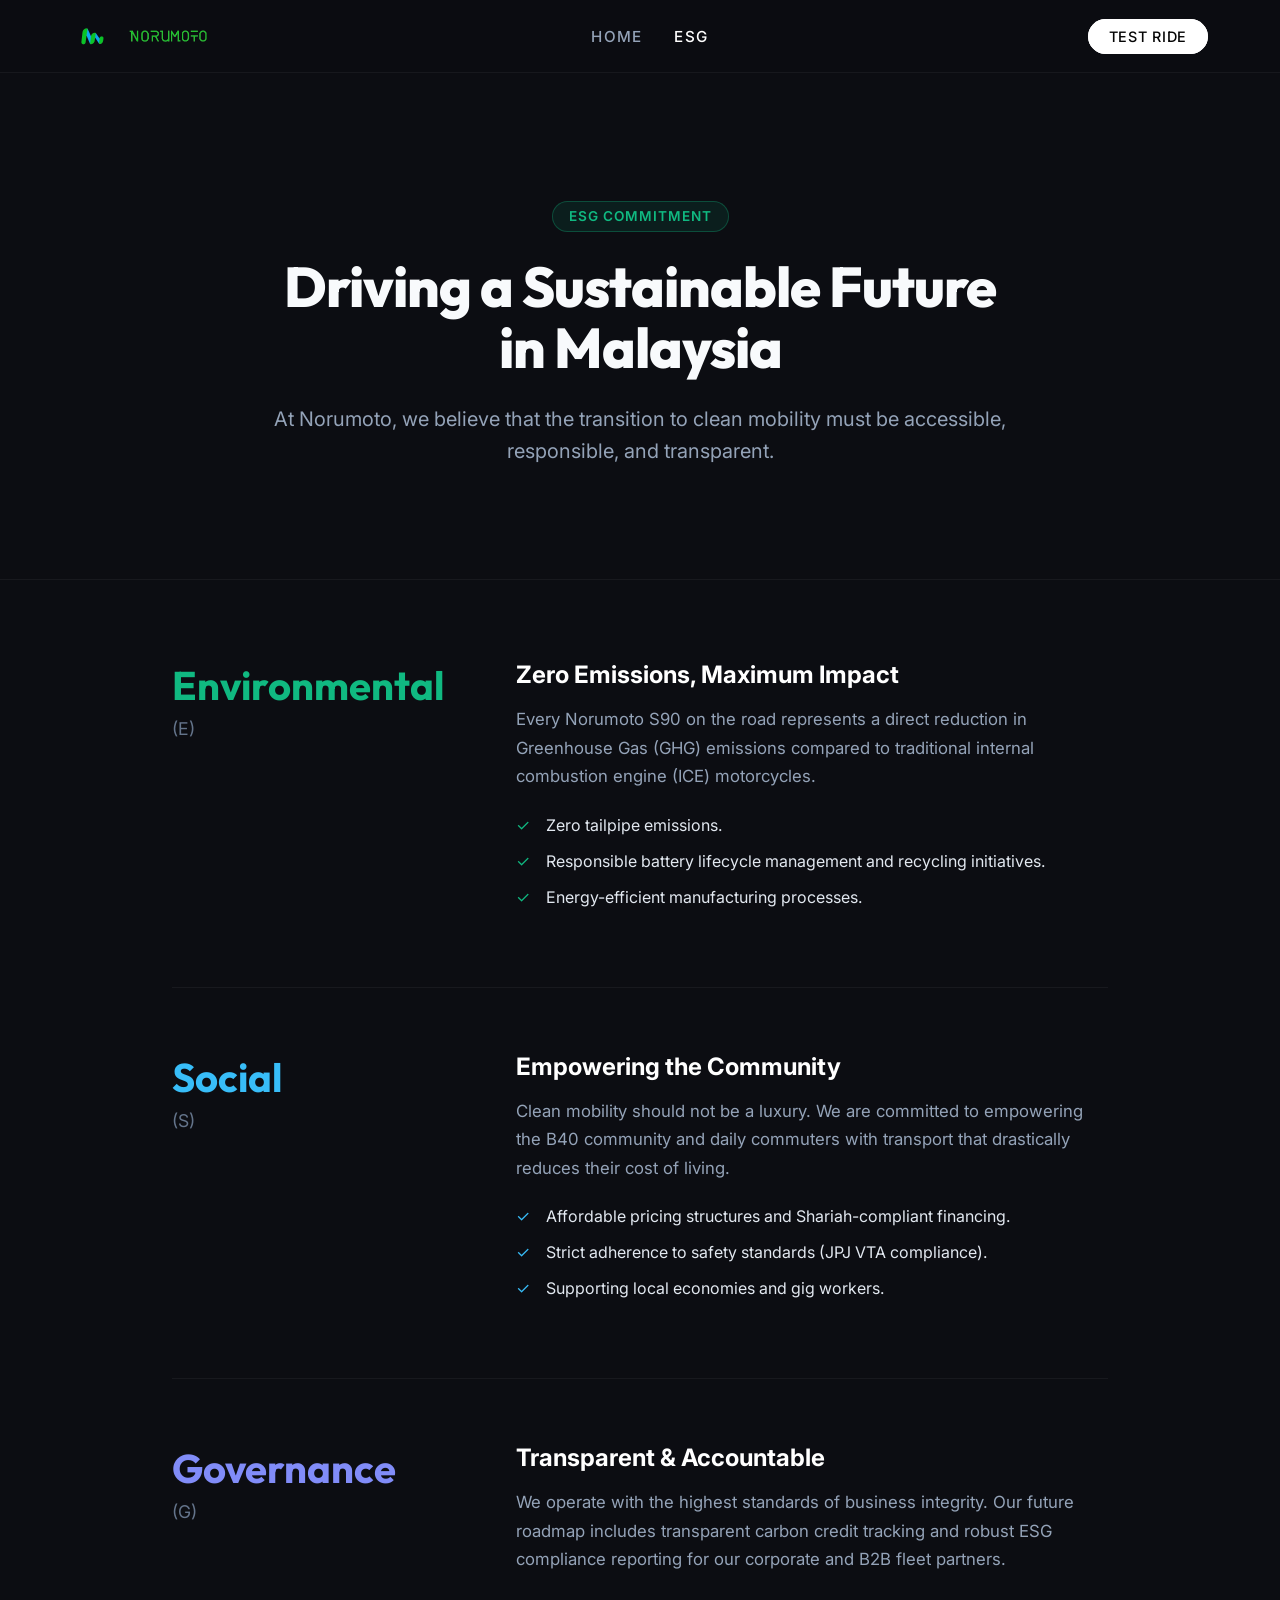
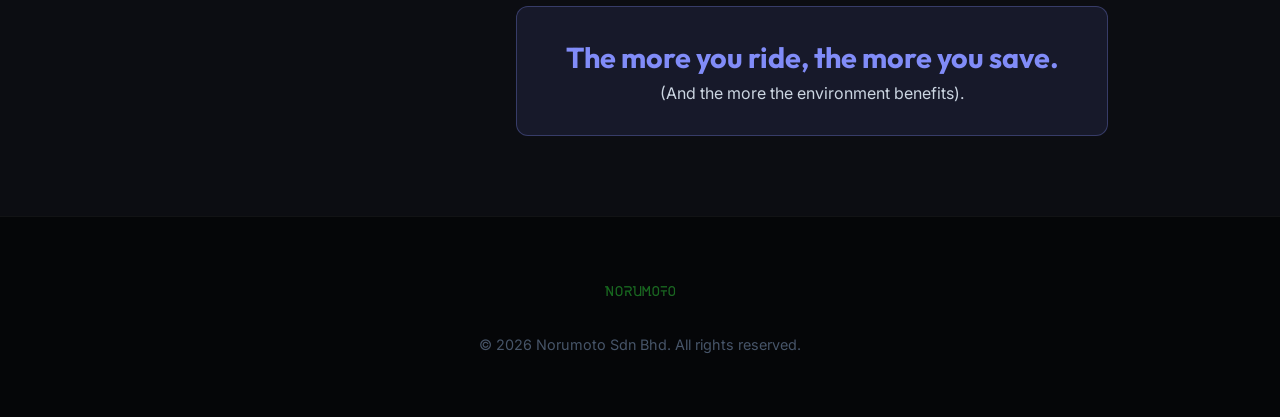
<file: esg.html>
<!DOCTYPE html>
<html lang="en">
<head>
  <!-- Global site tag (gtag.js) - Google Analytics -->
  <script async src="https://www.googletagmanager.com/gtag/js?id=G-MEQ09628QG"></script>
  <script>
    window.dataLayer = window.dataLayer || [];
    function gtag(){dataLayer.push(arguments);}
    gtag('js', new Date());
    gtag('config', 'G-MEQ09628QG');
  </script>
  <meta charset="UTF-8">
  <meta name="viewport" content="width=device-width, initial-scale=1.0">
  <title>ESG & Sustainability | Norumoto EV</title>
  <meta name="description" content="Discover Norumoto EV's commitment to Environmental, Social, and Governance (ESG) practices in Malaysia. The more you ride, the more you save.">
  <meta name="keywords" content="environmental social governance practices, ESG Norumoto, carbon credit, EV sustainability">
  
  <!-- Fonts -->
  <link rel="preconnect" href="https://fonts.googleapis.com">
  <link rel="preconnect" href="https://fonts.gstatic.com" crossorigin>
  <link href="https://fonts.googleapis.com/css2?family=Inter:wght@400;500;600;700&family=Outfit:wght@500;700;800&display=swap" rel="stylesheet">
  
  <link rel="stylesheet" href="styles.css?v=2.7.5">
  <link rel="icon" type="image/png" href="emblem_logo_v3.png" id="page-favicon">
</head>
<body style="background: #0c0d12; color: #f8fafc; font-family: 'Inter', sans-serif;">

  <!-- Transparent Header -->
  <header id="main-header" style="background: rgba(12, 13, 18, 0.95); border-bottom: 1px solid rgba(255,255,255,0.05); position: sticky; top: 0; z-index: 1000; padding: 1rem 0;">
    <div class="container nav-flex" style="display: flex; justify-content: space-between; align-items: center; max-width: 1200px; margin: 0 auto; padding: 0 2rem;">
      <a href="index.html" class="logo-link" style="display: flex; align-items: center; gap: 0.75rem; text-decoration: none;">
        <img src="emblem_logo_v3.png" alt="Norumoto Emblem" style="height: 40px; width: auto;">
        <img src="text_logo_v3.png" alt="NORUMOTO" style="height: 22px; width: auto; vertical-align: middle;">
      </a>
      <nav>
        <ul style="display: flex; gap: 2rem; list-style: none; margin: 0; padding: 0;">
          <li><a href="index.html" style="color: #94a3b8; text-decoration: none; font-weight: 500; font-size: 0.95rem; transition: color 0.2s;">Home</a></li>
          <li><a href="#" style="color: #fff; text-decoration: none; font-weight: 500; font-size: 0.95rem;">ESG</a></li>
        </ul>
      </nav>
      <div>
        <a href="index.html#booking" class="btn btn-primary" style="padding: 0.5rem 1.25rem; font-size: 0.9rem; border-radius: 50px;">Test Ride</a>
      </div>
    </div>
  </header>

  <!-- Hero Section -->
  <section style="padding: 8rem 2rem 5rem 2rem; text-align: center; border-bottom: 1px solid rgba(255,255,255,0.05);">
    <div class="container" style="max-width: 800px; margin: 0 auto;">
      <span style="display: inline-block; padding: 0.4rem 1rem; background: rgba(16, 185, 129, 0.1); border: 1px solid rgba(16, 185, 129, 0.3); color: #10b981; border-radius: 50px; font-size: 0.85rem; font-weight: 600; text-transform: uppercase; letter-spacing: 1px; margin-bottom: 1.5rem;">ESG Commitment</span>
      <h1 style="font-family: 'Outfit', sans-serif; font-size: 3.5rem; font-weight: 800; line-height: 1.1; margin-bottom: 1.5rem; letter-spacing: -1px;">Driving a Sustainable Future in Malaysia</h1>
      <p style="font-size: 1.25rem; color: #94a3b8; line-height: 1.6; margin-bottom: 2rem;">
        At Norumoto, we believe that the transition to clean mobility must be accessible, responsible, and transparent.
      </p>
    </div>
  </section>

  <!-- ESG Content -->
  <section style="padding: 5rem 2rem;">
    <div class="container" style="max-width: 1000px; margin: 0 auto;">
      
      <!-- Environmental -->
      <div style="margin-bottom: 4rem; display: grid; grid-template-columns: 1fr 2fr; gap: 3rem; align-items: start;">
        <div>
          <h2 style="font-family: 'Outfit', sans-serif; font-size: 2.5rem; color: #10b981; margin: 0;">Environmental</h2>
          <p style="color: #64748b; font-size: 1.1rem; margin-top: 0.5rem;">(E)</p>
        </div>
        <div>
          <h3 style="font-size: 1.5rem; margin-bottom: 1rem; color: #fff;">Zero Emissions, Maximum Impact</h3>
          <p style="color: #94a3b8; line-height: 1.7; font-size: 1.05rem; margin-bottom: 1.5rem;">
            Every Norumoto S90 on the road represents a direct reduction in Greenhouse Gas (GHG) emissions compared to traditional internal combustion engine (ICE) motorcycles.
          </p>
          <ul style="list-style: none; padding: 0; margin: 0;">
            <li style="margin-bottom: 1rem; display: flex; gap: 1rem;"><span style="color: #10b981;">✓</span> <span style="color: #e2e8f0;">Zero tailpipe emissions.</span></li>
            <li style="margin-bottom: 1rem; display: flex; gap: 1rem;"><span style="color: #10b981;">✓</span> <span style="color: #e2e8f0;">Responsible battery lifecycle management and recycling initiatives.</span></li>
            <li style="margin-bottom: 1rem; display: flex; gap: 1rem;"><span style="color: #10b981;">✓</span> <span style="color: #e2e8f0;">Energy-efficient manufacturing processes.</span></li>
          </ul>
        </div>
      </div>

      <hr style="border: 0; border-top: 1px solid rgba(255,255,255,0.05); margin: 4rem 0;">

      <!-- Social -->
      <div style="margin-bottom: 4rem; display: grid; grid-template-columns: 1fr 2fr; gap: 3rem; align-items: start;">
        <div>
          <h2 style="font-family: 'Outfit', sans-serif; font-size: 2.5rem; color: #38bdf8; margin: 0;">Social</h2>
          <p style="color: #64748b; font-size: 1.1rem; margin-top: 0.5rem;">(S)</p>
        </div>
        <div>
          <h3 style="font-size: 1.5rem; margin-bottom: 1rem; color: #fff;">Empowering the Community</h3>
          <p style="color: #94a3b8; line-height: 1.7; font-size: 1.05rem; margin-bottom: 1.5rem;">
            Clean mobility should not be a luxury. We are committed to empowering the B40 community and daily commuters with transport that drastically reduces their cost of living.
          </p>
          <ul style="list-style: none; padding: 0; margin: 0;">
            <li style="margin-bottom: 1rem; display: flex; gap: 1rem;"><span style="color: #38bdf8;">✓</span> <span style="color: #e2e8f0;">Affordable pricing structures and Shariah-compliant financing.</span></li>
            <li style="margin-bottom: 1rem; display: flex; gap: 1rem;"><span style="color: #38bdf8;">✓</span> <span style="color: #e2e8f0;">Strict adherence to safety standards (JPJ VTA compliance).</span></li>
            <li style="margin-bottom: 1rem; display: flex; gap: 1rem;"><span style="color: #38bdf8;">✓</span> <span style="color: #e2e8f0;">Supporting local economies and gig workers.</span></li>
          </ul>
        </div>
      </div>

      <hr style="border: 0; border-top: 1px solid rgba(255,255,255,0.05); margin: 4rem 0;">

      <!-- Governance -->
      <div style="display: grid; grid-template-columns: 1fr 2fr; gap: 3rem; align-items: start;">
        <div>
          <h2 style="font-family: 'Outfit', sans-serif; font-size: 2.5rem; color: #818cf8; margin: 0;">Governance</h2>
          <p style="color: #64748b; font-size: 1.1rem; margin-top: 0.5rem;">(G)</p>
        </div>
        <div>
          <h3 style="font-size: 1.5rem; margin-bottom: 1rem; color: #fff;">Transparent & Accountable</h3>
          <p style="color: #94a3b8; line-height: 1.7; font-size: 1.05rem; margin-bottom: 1.5rem;">
            We operate with the highest standards of business integrity. Our future roadmap includes transparent carbon credit tracking and robust ESG compliance reporting for our corporate and B2B fleet partners.
          </p>
          
          <div style="background: rgba(129, 140, 248, 0.1); border: 1px solid rgba(129, 140, 248, 0.3); border-radius: 12px; padding: 2rem; margin-top: 2rem; text-align: center;">
            <h4 style="color: #818cf8; font-family: 'Outfit', sans-serif; font-size: 1.8rem; margin-bottom: 0.5rem;">The more you ride, the more you save.</h4>
            <p style="color: #cbd5e1; font-size: 1rem; margin: 0;">(And the more the environment benefits).</p>
          </div>
        </div>
      </div>

    </div>
  </section>

  <!-- Footer -->
  <footer style="background: #050608; padding: 4rem 2rem; border-top: 1px solid rgba(255,255,255,0.05); text-align: center;">
    <div class="container">
      <img src="text_logo_v3.png" alt="NORUMOTO" style="height: 20px; opacity: 0.5; margin-bottom: 2rem;">
      <p style="color: #475569; font-size: 0.9rem;">&copy; 2026 Norumoto Sdn Bhd. All rights reserved.</p>
    </div>
  </footer>

</body>
</html>
</file>
<file: styles.css>
/* Norumoto EV Public Website Stylesheet - v2.1.0 */
/* Design Philosophy: Apple-level minimalism meets Porsche/Rimac elegance */

:root {
  --color-bg: #050505;
  --color-surface: #0f0f11;
  --color-surface-hover: #18181c;
  --color-border: rgba(255, 255, 255, 0.08);
  --color-border-active: rgba(0, 210, 255, 0.3);
  
  --color-text-primary: #ffffff;
  --color-text-secondary: #8e8e93;
  --color-text-muted: #55555c;
  
  --color-accent-blue: #00d2ff;
  --color-accent-red: #ff3b30; /* Minimal red alert/sport indicators */
  
  --font-display: 'Outfit', -apple-system, BlinkMacSystemFont, "Segoe UI", Roboto, sans-serif;
  --font-body: 'Inter', -apple-system, BlinkMacSystemFont, "Segoe UI", Roboto, sans-serif;
  
  --transition-slow: all 1.2s cubic-bezier(0.16, 1, 0.3, 1);
  --transition-medium: all 0.6s cubic-bezier(0.16, 1, 0.3, 1);
  --transition-fast: all 0.3s ease;
}

/* Base resets & styles */
* {
  box-sizing: border-box;
  margin: 0;
  padding: 0;
}

html {
  scroll-behavior: smooth;
  background-color: var(--color-bg);
  color: var(--color-text-primary);
  font-family: var(--font-body);
  -webkit-font-smoothing: antialiased;
  overflow-x: hidden;
}

body {
  overflow-x: hidden;
  background-color: var(--color-bg);
}

a {
  color: inherit;
  text-decoration: none;
}

/* Floating Particles (Dust) Effect */
.particles-container {
  position: fixed;
  top: 0;
  left: 0;
  width: 100%;
  height: 100%;
  z-index: 1;
  pointer-events: none;
  overflow: hidden;
}

.particle {
  position: absolute;
  background: rgba(255, 255, 255, 0.2);
  width: 2px;
  height: 2px;
  border-radius: 50%;
  animation: floatUp 15s infinite linear;
}

@keyframes floatUp {
  0% {
    transform: translateY(100vh) translateX(0) scale(0.8);
    opacity: 0;
  }
  10% {
    opacity: 0.4;
  }
  90% {
    opacity: 0.4;
  }
  100% {
    transform: translateY(-10vh) translateX(50px) scale(1.2);
    opacity: 0;
  }
}

/* Navigation Header */
header {
  position: fixed;
  top: 0;
  left: 0;
  width: 100%;
  z-index: 100;
  padding: 1.5rem 0;
  background: linear-gradient(to bottom, rgba(5, 5, 5, 0.8) 0%, rgba(5, 5, 5, 0) 100%);
  backdrop-filter: blur(10px);
  -webkit-backdrop-filter: blur(10px);
  border-bottom: 1px solid rgba(255, 255, 255, 0.03);
  transition: var(--transition-medium);
}

header.scrolled {
  padding: 0.85rem 0;
  background: rgba(10, 10, 12, 0.65) !important;
  backdrop-filter: blur(25px) !important;
  -webkit-backdrop-filter: blur(25px) !important;
  border-bottom: 1px solid rgba(255, 255, 255, 0.05) !important;
}

.container {
  max-width: 1200px;
  margin: 0 auto;
  padding: 0 2rem;
  width: 100%;
}

.nav-flex {
  display: flex;
  justify-content: space-between;
  align-items: center;
}

.logo-link {
  display: flex;
  align-items: center;
  gap: 0.5rem;
}

.logo-link img {
  width: auto;
  object-fit: contain;
  opacity: 0.95;
  transition: opacity 0.3s ease;
}

.logo-link:hover img {
  opacity: 1;
}

#logo-img {
  height: 34px;
}

#logo-text {
  height: 18px;
}

.logo-brand {
  font-family: var(--font-display);
  font-weight: 700;
  font-size: 1.1rem;
  letter-spacing: 0.15em;
  color: var(--color-text-primary);
}

nav ul {
  display: flex;
  list-style: none;
  gap: 3rem;
}

nav a {
  font-size: 0.82rem;
  font-weight: 500;
  color: var(--color-text-secondary);
  letter-spacing: 0.08em; /* Slightly wider tracking for high-end look */
  transition: var(--transition-fast);
  text-transform: uppercase;
}

nav a:hover, nav a.active {
  color: var(--color-text-primary);
  text-shadow: 0 0 10px rgba(255, 255, 255, 0.4);
}

.nav-cta {
  font-size: 0.8rem;
  font-weight: 600;
  letter-spacing: 0.08em;
  text-transform: uppercase;
  color: var(--color-bg);
  background: var(--color-text-primary);
  padding: 0.6rem 1.5rem;
  border-radius: 4px;
  transition: var(--transition-medium);
  border: 1px solid var(--color-text-primary);
}

.nav-cta:hover {
  background: transparent;
  color: var(--color-text-primary);
  box-shadow: 0 0 15px rgba(255, 255, 255, 0.2);
}

/* Sections Base */
section {
  position: relative;
  z-index: 2;
  padding: 120px 0;
  overflow: hidden;
}

.fullscreen-sec {
  height: 100vh;
  display: flex;
  align-items: center;
  justify-content: center;
  padding: 0;
}

.section-head {
  text-align: center;
  margin-bottom: 5rem;
}

.section-tag {
  font-size: 0.8rem;
  font-weight: 600;
  text-transform: uppercase;
  letter-spacing: 0.2em;
  color: var(--color-accent-blue);
  margin-bottom: 1rem;
  display: block;
}

.section-title {
  font-family: var(--font-display);
  font-size: 3rem;
  font-weight: 700;
  letter-spacing: -0.02em;
  margin-bottom: 1.5rem;
}

.section-subtitle {
  color: var(--color-text-secondary);
  font-size: 1.1rem;
  max-width: 600px;
  margin: 0 auto;
  line-height: 1.6;
}

/* =============================================
   HERO SECTION — Full-Bleed Wallpaper Mode
   Uses hero_lineup_sunset.jpg as background
   Tesla-style bottom-anchored text overlay
   ============================================= */
.hero {
  position: relative;
  overflow: hidden;
  background: var(--color-bg);
}

.hero-bg-placeholder, .hero-bg-main {
  position: absolute;
  inset: 0;
  background-size: cover;
  background-position: center 40%;
  background-repeat: no-repeat;
  pointer-events: none;
}

.hero-bg-placeholder {
  filter: blur(20px);
  transform: scale(1.1); /* prevent white border leaks from blur */
  z-index: 1;
  transition: opacity 1s ease-out;
}

.hero-bg-main {
  z-index: 2;
  opacity: 0;
  transition: opacity 0.8s ease-in-out;
}

.hero-bg-main.loaded {
  opacity: 1;
}

/* Multi-layer gradient overlay:
   Top: darker for text legibility in the sky area
   Bottom: balanced dark overlay */
.hero::before {
  content: '';
  position: absolute;
  inset: 0;
  background:
    linear-gradient(to bottom,
      rgba(5, 5, 8, 0.85) 0%,   /* Richer dark sky mask for clear navigation link legibility */
      rgba(5, 5, 8, 0.45) 25%,
      rgba(5, 5, 8, 0.1) 60%,
      rgba(5, 5, 8, 0.4) 100%);
  z-index: 3;
  pointer-events: none;
}

/* Seamless fade-into-next-section at very bottom */
.hero::after {
  content: '';
  position: absolute;
  bottom: 0;
  left: 0;
  right: 0;
  height: 180px;
  background: linear-gradient(to bottom,
    transparent 0%,
    var(--color-bg) 100%);
  z-index: 4;
  pointer-events: none;
}

.hero-content {
  text-align: left;
  position: relative;
  z-index: 10;
  display: flex;
  flex-direction: column;
  align-items: flex-start;
  justify-content: flex-start;
  height: 88vh;
  padding: clamp(100px, 14vh, 180px) clamp(1.5rem, 6vw, 7rem) 0;
  width: 100%;
  max-width: 100%;
  box-sizing: border-box;
  margin-top: 0;
}

.hero-headings {
  margin-top: 0;
  margin-bottom: 2rem;
}

.hero-title {
  font-family: var(--font-display);
  font-size: clamp(2.8rem, 6vw, 5.5rem);
  font-weight: 700;
  letter-spacing: -0.03em;
  line-height: 1.05;
  margin-bottom: 0.75rem;
  color: #ffffff;
  text-shadow: 0 2px 20px rgba(0,0,0,0.4);
  opacity: 0;
  transform: translateY(30px);
  animation: introReveal 1.5s forwards cubic-bezier(0.16, 1, 0.3, 1) 0.3s;
}

.hero-sub {
  color: rgba(255, 255, 255, 0.85);
  font-size: clamp(1rem, 1.8vw, 1.25rem);
  letter-spacing: 0.05em;
  line-height: 1.6;
  opacity: 0;
  transform: translateY(20px);
  animation: introReveal 1.5s forwards cubic-bezier(0.16, 1, 0.3, 1) 0.6s;
}

/* Hide the single bike PNG — the lineup photo IS the hero */
.hero-centerpiece {
  display: none;
}

.hero-spotlight {
  display: none;
}

.hero-bike-img {
  display: none;
}

.reflection-floor {
  display: none;
}

.hero-actions {
  display: flex;
  gap: 1.25rem;
  z-index: 10;
  opacity: 0;
  transform: translateY(20px);
  animation: introReveal 1.5s forwards cubic-bezier(0.16, 1, 0.3, 1) 0.9s;
}

.btn {
  font-size: 0.82rem;
  font-weight: 500;
  letter-spacing: 0.05em;
  text-transform: uppercase;
  padding: 0.85rem 2.5rem;
  border-radius: 100px; /* Fully rounded pill buttons */
  cursor: pointer;
  transition: all 0.3s cubic-bezier(0.16, 1, 0.3, 1);
  border: none;
}

.btn-primary {
  background: var(--color-text-primary) !important;
  color: var(--color-bg) !important;
  border: 1px solid var(--color-text-primary) !important;
}

.btn-primary:hover {
  background: rgba(255, 255, 255, 0.9) !important;
  color: var(--color-bg) !important;
  transform: translateY(-2px);
  box-shadow: 0 10px 20px rgba(255, 255, 255, 0.06) !important;
}

.btn-secondary {
  background: rgba(255, 255, 255, 0.04) !important;
  backdrop-filter: blur(8px) !important;
  -webkit-backdrop-filter: blur(8px) !important;
  color: var(--color-text-primary) !important;
  border: 1px solid rgba(255, 255, 255, 0.15) !important;
}

.btn-secondary:hover {
  border-color: #ffffff !important;
  background: #ffffff !important;
  color: #000000 !important;
  transform: translateY(-2px);
}

@keyframes introReveal {
  to {
    opacity: 1;
    transform: translateY(0);
  }
}

@keyframes bikeReveal {
  to {
    opacity: 1;
    transform: scale(1) translateY(0);
  }
}

/* Performance Section */
.performance-sec {
  background: #08080a;
}

.performance-grid {
  display: grid;
  grid-template-columns: repeat(3, 1fr);
  gap: 4rem;
  margin-top: 4rem;
}

.perf-card {
  border-left: 1px solid var(--color-border);
  padding-left: 2rem;
  transition: var(--transition-medium);
}

.perf-card:hover {
  border-left-color: var(--color-accent-blue);
  transform: translateX(5px);
}

.perf-number {
  font-family: var(--font-display);
  font-size: 5rem;
  font-weight: 700;
  line-height: 1;
  margin-bottom: 0.5rem;
  color: var(--color-text-primary);
}

.perf-unit {
  font-size: 1.5rem;
  font-weight: 400;
  color: var(--color-text-secondary);
}

.perf-label {
  font-size: 0.9rem;
  text-transform: uppercase;
  letter-spacing: 0.1em;
  color: var(--color-text-muted);
  margin-bottom: 1rem;
}

.perf-desc {
  font-size: 0.95rem;
  color: var(--color-text-secondary);
  line-height: 1.6;
}

/* Design Section */
.design-sec {
  background: linear-gradient(rgba(5, 6, 8, 0.72), rgba(10, 11, 15, 0.82)), url('assets/Wallpaper/tranquil_village_road.webp') no-repeat center center;
  background-size: cover;
  background-attachment: fixed; /* Parallax effect */
}

.design-grid {
  display: grid;
  grid-template-columns: 1fr 1.2fr;
  gap: 6rem;
  align-items: center;
}

.design-gallery {
  position: relative;
  display: flex;
  justify-content: center;
  align-items: center;
}

.design-bike-container {
  width: 100%;
  background: radial-gradient(circle, rgba(255,255,255,0.01) 0%, transparent 70%);
  border-radius: 20px;
  padding: 2rem;
  border: 1px solid var(--color-border);
}

.design-bike-img {
  width: 100%;
  height: auto;
  object-fit: contain;
  transition: var(--transition-slow);
}

.design-content {
  display: flex;
  flex-direction: column;
  gap: 3rem;
}

.design-feature {
  display: flex;
  gap: 1.5rem;
  transition: var(--transition-medium);
}

.design-feature:hover {
  transform: translateX(10px);
}

.design-icon {
  display: flex;
  align-items: center;
  justify-content: center;
  width: 32px;
  height: 32px;
  color: var(--color-accent-blue);
  line-height: 1;
}

.design-feature-svg {
  width: 18px;
  height: 18px;
  color: var(--color-accent-blue);
  filter: drop-shadow(0 0 5px rgba(0, 210, 255, 0.5));
  transition: transform 0.4s ease, filter 0.4s ease;
}

.design-feature:hover .design-feature-svg {
  transform: scale(1.15) rotate(15deg);
  filter: drop-shadow(0 0 8px rgba(0, 210, 255, 0.7));
}

.design-feature-text h3 {
  font-family: var(--font-display);
  font-size: 1.35rem;
  font-weight: 600;
  margin-bottom: 0.5rem;
}

.design-feature-text p {
  color: var(--color-text-secondary);
  font-size: 0.95rem;
  line-height: 1.6;
}

/* Technology Section */
.tech-sec {
  background: url('assets/Wallpaper/campus_scooter_sunny.webp') no-repeat center center;
  background-size: cover;
  background-attachment: fixed; /* Parallax effect */
}

.tech-grid {
  display: grid;
  grid-template-columns: repeat(2, 1fr);
  gap: 2.5rem;
}

.tech-card {
  background: var(--color-surface);
  border: 1px solid var(--color-border);
  padding: 3rem;
  border-radius: 8px;
  display: flex;
  flex-direction: column;
  justify-content: space-between;
  gap: 3rem;
  transition: var(--transition-medium);
}

.tech-card:hover {
  border-color: rgba(255, 255, 255, 0.2);
  transform: translateY(-5px);
  box-shadow: 0 15px 40px rgba(0, 0, 0, 0.6);
}

.tech-header {
  display: flex;
  justify-content: space-between;
  align-items: flex-start;
}

.tech-title {
  font-family: var(--font-display);
  font-size: 1.75rem;
  font-weight: 600;
  margin-bottom: 0.5rem;
}

.tech-tag {
  font-size: 0.75rem;
  font-weight: 600;
  text-transform: uppercase;
  letter-spacing: 0.1em;
  color: var(--color-accent-blue);
  border: 1px solid rgba(0, 210, 255, 0.2);
  padding: 0.25rem 0.75rem;
  border-radius: 20px;
}

.tech-desc {
  color: var(--color-text-secondary);
  font-size: 0.95rem;
  line-height: 1.6;
}

.tech-visual-ref {
  border: 1px solid var(--color-border);
  border-radius: 6px;
  padding: 1.5rem;
  background: rgba(0,0,0,0.3);
  display: flex;
  align-items: center;
  gap: 1rem;
}

.tech-ref-value {
  font-family: monospace;
  color: var(--color-accent-blue);
  font-weight: 700;
}

/* Gallery Section */
.gallery-sec {
  background: var(--color-bg);
  padding-right: 0;
  padding-left: 0;
}

.gallery-scroll-wrapper {
  overflow-x: auto;
  display: flex;
  gap: 2rem;
  padding: 2rem;
  scroll-snap-type: x mandatory;
  scrollbar-width: none; /* Hide scrollbar for Firefox */
}

.gallery-scroll-wrapper::-webkit-scrollbar {
  display: none; /* Hide scrollbar for Chrome/Safari */
}

.gallery-item {
  min-width: 500px;
  width: 500px;
  height: 350px;
  border-radius: 12px;
  overflow: hidden;
  position: relative;
  scroll-snap-align: start;
  border: 1px solid var(--color-border);
  transition: var(--transition-medium);
}

.gallery-item img {
  width: 100%;
  height: 100%;
  object-fit: cover;
  transform: scale(1.1); /* Zoomed in slightly so photo is bigger than the frame bounds */
  transition: transform 0.8s cubic-bezier(0.16, 1, 0.3, 1);
}

.gallery-item:hover img {
  transform: scale(1.18); /* Elegant hover scale expansion */
}

.gallery-overlay {
  position: absolute;
  top: 0;
  left: 0;
  width: 100%;
  height: 100%;
  background: linear-gradient(to top, rgba(5,5,5,0.9) 0%, rgba(5,5,5,0) 60%);
  display: flex;
  flex-direction: column;
  justify-content: flex-end;
  padding: 2rem;
  opacity: 0.9;
  transition: var(--transition-medium);
}

.gallery-overlay h4 {
  font-family: var(--font-display);
  font-size: 1.5rem;
  font-weight: 600;
  margin-bottom: 0.25rem;
}

.gallery-overlay p {
  color: var(--color-text-secondary);
  font-size: 0.85rem;
}

/* Interactive Configurator/Color Changer Area */
.configurator-sec {
  background: linear-gradient(rgba(5, 6, 8, 0.72), rgba(10, 11, 15, 0.82)), url('assets/Wallpaper/sunset_ride_mosque.webp') no-repeat center center;
  background-size: cover;
  background-attachment: fixed;
}

.config-grid {
  display: grid;
  grid-template-columns: 1.3fr 1fr;
  gap: 5rem;
  align-items: center;
}

.config-visual-container {
  position: relative;
  display: flex;
  justify-content: center;
  align-items: center;
  border-radius: 12px;
  overflow: hidden;
  box-shadow: 0 25px 60px rgba(0,0,0,0.8);
}

.config-visual-img {
  width: 100%;
  height: auto;
  max-height: 65vh;
  object-fit: contain;
  transition: var(--transition-medium);
}

.config-side-panel {
  display: flex;
  flex-direction: column;
  gap: 3.5rem;
}

.config-title {
  font-family: var(--font-display);
  font-size: 2.25rem;
  font-weight: 700;
}

.config-picker-wrapper {
  display: flex;
  flex-direction: column;
  gap: 1rem;
}

.picker-label {
  font-size: 0.8rem;
  text-transform: uppercase;
  letter-spacing: 0.15em;
  color: var(--color-text-secondary);
}

.color-picker-flex {
  display: flex;
  gap: 1.5rem;
}

.color-picker-dot {
  width: 40px;
  height: 40px;
  border-radius: 50%;
  cursor: pointer;
  border: 2px solid rgba(255, 255, 255, 0.1);
  transition: all 0.3s cubic-bezier(0.16, 1, 0.3, 1);
}

.color-picker-dot:hover {
  transform: scale(1.08);
  border-color: rgba(255, 255, 255, 0.4);
}

.color-picker-dot.active {
  border-color: transparent !important;
  box-shadow: 0 0 0 3px #050505, 0 0 0 5px var(--color-accent-blue) !important;
  transform: scale(1.1);
}

.color-picker-dot.color-red {
  background-color: #ff3b30;
}
.color-picker-dot.color-blue {
  background-color: #3b82f6;
}
.color-picker-dot.color-grey {
  background-color: #94a3b8;
}
.color-picker-dot.color-black {
  background-color: #111827;
}

/* Config Mode Selectors */
.config-mode-list {
  display: flex;
  flex-direction: column;
  gap: 1rem;
}

.config-mode-item {
  background: rgba(255, 255, 255, 0.02);
  border: 1px solid var(--color-border);
  padding: 1.25rem;
  border-radius: 6px;
  cursor: pointer;
  display: flex;
  justify-content: space-between;
  align-items: center;
  transition: var(--transition-medium);
}

.config-mode-item:hover, .config-mode-item.active {
  background: rgba(255, 255, 255, 0.05);
  border-color: rgba(255, 255, 255, 0.3);
}

.config-mode-item.active {
  box-shadow: inset 0 0 10px rgba(0, 210, 255, 0.05);
}

.config-mode-info h4 {
  font-family: var(--font-display);
  font-size: 1.1rem;
  font-weight: 600;
  margin-bottom: 0.25rem;
}

.config-mode-info p {
  font-size: 0.85rem;
  color: var(--color-text-secondary);
}

.config-mode-badge {
  font-size: 0.75rem;
  font-weight: 600;
  text-transform: uppercase;
  letter-spacing: 0.05em;
  padding: 0.25rem 0.75rem;
  border-radius: 20px;
  border: 1px solid var(--color-border);
}

.config-mode-item.active .config-mode-badge {
  color: var(--color-accent-blue);
  border-color: rgba(0, 210, 255, 0.3);
}

/* Specifications Section */
.specs-sec {
  background: linear-gradient(rgba(5, 6, 8, 0.72), rgba(10, 11, 15, 0.82)), url('assets/Wallpaper/stormy_scooter_dusk.webp') no-repeat center center;
  background-size: cover;
  background-attachment: fixed; /* Parallax effect */
}

.specs-grid {
  display: grid;
  grid-template-columns: 1fr 1fr;
  gap: 4rem 8rem;
  margin-top: 2rem;
}

.specs-column {
  display: flex;
  flex-direction: column;
}

.specs-group-title {
  font-family: var(--font-display);
  font-size: 1.5rem;
  font-weight: 600;
  margin-bottom: 1.5rem;
  border-bottom: 1px solid var(--color-border);
  padding-bottom: 0.5rem;
}

.specs-row {
  display: flex;
  justify-content: space-between;
  padding: 1.25rem 0;
  border-bottom: 1px solid rgba(255,255,255,0.03);
  font-size: 0.95rem;
}

.specs-lbl {
  color: var(--color-text-secondary);
}

.specs-val {
  font-weight: 600;
  color: var(--color-text-primary);
  font-family: monospace;
}

/* Reserve Section */
.reserve-sec {
  background: linear-gradient(rgba(5, 6, 8, 0.72), rgba(10, 11, 15, 0.82)), url('assets/Wallpaper/sunset_ride_mosque.webp') no-repeat center center;
  background-size: cover;
  background-attachment: fixed; /* Parallax effect */
}

.reserve-layout {
  display: grid;
  grid-template-columns: 1fr 1.2fr;
  gap: 6rem;
  align-items: flex-start;
}

.reserve-details {
  display: flex;
  flex-direction: column;
  gap: 2rem;
}

.reserve-details h3 {
  font-family: var(--font-display);
  font-size: 2.25rem;
  font-weight: 700;
}

.reserve-details p {
  color: var(--color-text-secondary);
  font-size: 1rem;
  line-height: 1.6;
}

.reserve-form-panel {
  background: var(--color-surface);
  border: 1px solid var(--color-border);
  padding: 3.5rem;
  border-radius: 8px;
  box-shadow: 0 20px 50px rgba(0,0,0,0.5);
}

.form-grid {
  display: grid;
  grid-template-columns: 1fr 1fr;
  gap: 2rem;
}

.form-group-full {
  grid-column: span 2;
}

.form-group {
  display: flex;
  flex-direction: column;
  gap: 0.5rem;
}

.form-label {
  font-size: 0.8rem;
  text-transform: uppercase;
  letter-spacing: 0.1em;
  color: var(--color-text-secondary);
  font-weight: 600;
}

.form-input {
  background: rgba(255, 255, 255, 0.015) !important;
  border: 1px solid rgba(255, 255, 255, 0.08) !important;
  border-bottom: 2px solid rgba(255, 255, 255, 0.15) !important;
  padding: 0.9rem 1.25rem;
  color: var(--color-text-primary);
  font-family: var(--font-body);
  font-size: 0.9rem;
  border-radius: 8px !important;
  outline: none;
  transition: all 0.3s cubic-bezier(0.16, 1, 0.3, 1) !important;
}

.form-input:focus {
  border-color: var(--color-accent-blue) !important;
  background: rgba(0, 210, 255, 0.015) !important;
  box-shadow: 0 0 15px rgba(0, 210, 255, 0.06) !important;
}

select.form-input {
  cursor: pointer;
  appearance: none;
  -webkit-appearance: none;
  background-image: url("data:image/svg+xml,%3Csvg xmlns='http://www.w3.org/2000/svg' viewBox='0 0 24 24' fill='white' width='18px' height='18px'%3E%3Cpath d='M0 0h24v24H0z' fill='none'/%3E%3Cpath d='M7 10l5 5 5-5z'/%3E%3Csvg%3E");
  background-repeat: no-repeat;
  background-position: right 1rem center;
}

/* Map Coordinates Selector Container */
.map-selector-box {
  border: 1px solid var(--color-border);
  border-radius: 8px !important;
  overflow: hidden;
  position: relative;
  height: 200px;
  margin-top: 0.5rem;
}

.map-visual-stub {
  width: 100%;
  height: 100%;
  background-size: cover;
  background-position: center;
  filter: grayscale(1) contrast(1.1) brightness(0.6);
  cursor: crosshair;
  position: relative;
}

.map-marker-pin {
  position: absolute;
  width: 14px;
  height: 14px;
  background: var(--color-accent-blue);
  border: 2px solid #ffffff;
  border-radius: 50%;
  transform: translate(-50%, -50%);
  pointer-events: none;
  box-shadow: 0 0 10px rgba(0, 210, 255, 0.8);
  transition: left 0.2s ease, top 0.2s ease;
}

.map-coords-row {
  display: grid;
  grid-template-columns: 1fr 1fr;
  gap: 1rem;
}

.form-status {
  padding: 1rem;
  border-radius: 4px;
  font-size: 0.9rem;
  display: none;
  margin-bottom: 2rem;
  line-height: 1.5;
}

.form-status.success {
  display: block;
  background: rgba(0, 210, 255, 0.1);
  border: 1px solid rgba(0, 210, 255, 0.3);
  color: var(--color-accent-blue);
}

.form-status.error {
  display: block;
  background: rgba(255, 59, 48, 0.1);
  border: 1px solid rgba(255, 59, 48, 0.3);
  color: var(--color-accent-red);
}

/* Footer Section */
footer {
  background: var(--color-bg);
  padding: 100px 0 50px 0;
  border-top: 1px solid rgba(255, 255, 255, 0.02);
  color: var(--color-text-muted);
  font-size: 0.85rem;
}

.footer-grid {
  display: grid;
  grid-template-columns: 1.5fr repeat(3, 1fr);
  gap: 4rem;
  margin-bottom: 6rem;
}

.footer-brand-column {
  display: flex;
  flex-direction: column;
  gap: 1.5rem;
}

.footer-brand-title {
  font-family: var(--font-display);
  font-size: 1.25rem;
  font-weight: 700;
  letter-spacing: 0.1em;
  color: var(--color-text-primary);
}

.footer-brand-desc {
  line-height: 1.6;
}

.footer-column {
  display: flex;
  flex-direction: column;
  gap: 1.5rem;
}

.footer-column-title {
  font-size: 0.75rem;
  font-weight: 600;
  text-transform: uppercase;
  letter-spacing: 0.15em;
  color: var(--color-text-secondary);
}

.footer-links {
  display: flex;
  flex-direction: column;
  gap: 0.75rem;
  list-style: none;
}

.footer-links a {
  color: var(--color-text-muted);
  transition: var(--transition-fast);
}

.footer-links a:hover {
  color: var(--color-text-primary);
}

.footer-bottom {
  display: flex;
  justify-content: space-between;
  align-items: center;
  padding-top: 2rem;
  border-top: 1px solid rgba(255, 255, 255, 0.02);
}

/* Scroll Animation classes for Observer */
.reveal {
  opacity: 0;
  transform: translateY(40px);
  transition: var(--transition-slow);
}

.reveal.revealed {
  opacity: 1;
  transform: translateY(0);
}

.scale-reveal {
  opacity: 0;
  transform: scale(0.95);
  transition: var(--transition-slow);
}

.scale-reveal.revealed {
  opacity: 1;
  transform: scale(1);
}

/* Responsive Overrides */
@media (max-width: 992px) {
  .hero-title {
    font-size: 3.5rem;
  }
  .performance-grid {
    grid-template-columns: 1fr;
    gap: 2.5rem;
  }
  .design-grid {
    grid-template-columns: 1fr;
    gap: 4rem;
  }
  .tech-grid {
    grid-template-columns: 1fr;
  }
  .config-grid {
    grid-template-columns: 1fr;
    gap: 4rem;
  }
  .specs-grid {
    grid-template-columns: 1fr;
    gap: 3rem;
  }
  .reserve-layout {
    grid-template-columns: 1fr;
    gap: 4rem;
  }
  .footer-grid {
    grid-template-columns: 1fr 1fr;
    gap: 3rem;
  }
}

@media (max-width: 576px) {
  .hero-title {
    font-size: 2.75rem;
  }
  .form-grid {
    grid-template-columns: 1fr;
  }
  .form-group-full {
    grid-column: span 1;
  }
  .footer-grid {
    grid-template-columns: 1fr;
  }
  .gallery-item {
    min-width: 320px;
    width: 320px;
  }
  nav ul {
    display: none;
  }
}

/* Showcase Banner Section */
.showcase-banner {
  position: relative;
  width: 100%;
  height: 60vh;
  min-height: 400px;
  overflow: hidden;
  display: flex;
  align-items: center;
  border-top: 1px solid var(--color-border);
  border-bottom: 1px solid var(--color-border);
}

.banner-container {
  position: absolute;
  top: 0;
  left: 0;
  width: 100%;
  height: 100%;
}

.banner-img {
  width: 100%;
  height: 100%;
  object-fit: cover;
  object-position: center;
}

.banner-overlay {
  position: absolute;
  top: 0;
  left: 0;
  width: 100%;
  height: 100%;
  /* Softer right gradient to show the sunset, combined with bottom gradient to ground scooters */
  background: linear-gradient(to right, rgba(5, 5, 5, 0.85) 0%, rgba(5, 5, 5, 0.45) 45%, rgba(5, 5, 5, 0) 80%),
              linear-gradient(to top, rgba(5, 5, 5, 0.7) 0%, rgba(5, 5, 5, 0) 35%);
  display: flex;
  align-items: center; /* Reposition text vertically to center for cleaner balance */
  z-index: 2;
}

.banner-content {
  max-width: 500px; /* Reduced width to prevent overlapping the central scooters */
  padding-left: 0;
  padding-top: 0; /* Remove top padding since it is centered vertically */
  margin-top: 1.5rem; /* Slight top spacing offset */
}

.banner-title {
  font-family: var(--font-display);
  font-size: 3rem;
  font-weight: 700;
  margin-top: 0.5rem;
  margin-bottom: 1rem;
  line-height: 1.2;
  text-shadow: 0 4px 15px rgba(0, 0, 0, 0.6); /* Text shadow for high readability over sunset */
}

.banner-desc {
  color: var(--color-text-secondary);
  font-size: 1rem;
  line-height: 1.6;
  text-shadow: 0 2px 10px rgba(0, 0, 0, 0.5); /* Text shadow for readability */
}

/* FAQ / Objections Section */
.faq-sec {
  padding: 8rem 0;
  background: linear-gradient(rgba(5, 6, 8, 0.72), rgba(10, 11, 15, 0.82)), url('assets/Wallpaper/urban_floodstorm.webp') no-repeat center center;
  background-size: cover;
  background-attachment: fixed; /* Parallax effect */
  position: relative;
}

.faq-accordion {
  max-width: 800px;
  margin: 3rem auto 0;
  display: flex;
  flex-direction: column;
  gap: 1rem;
}

.faq-item {
  background: rgba(255, 255, 255, 0.01);
  border: 1px solid rgba(255, 255, 255, 0.05);
  border-radius: 12px;
  overflow: hidden;
  transition: all 0.4s cubic-bezier(0.16, 1, 0.3, 1);
}

.faq-item:hover {
  border-color: rgba(0, 242, 254, 0.2);
  background: rgba(255, 255, 255, 0.02);
}

.faq-item.active {
  background: rgba(255, 255, 255, 0.02);
  border-color: var(--color-accent-blue);
  box-shadow: 0 10px 30px rgba(0, 0, 0, 0.3);
}

.faq-question {
  padding: 1.5rem 2rem;
  display: flex;
  justify-content: space-between;
  align-items: center;
  cursor: pointer;
  user-select: none;
}

.faq-question h3 {
  font-family: var(--font-display);
  font-size: 1.15rem;
  font-weight: 500;
  margin: 0;
  color: var(--color-text);
  transition: color 0.3s ease;
}

.faq-item.active .faq-question h3 {
  color: var(--color-accent-blue);
}

.faq-toggle {
  font-size: 1.5rem;
  font-weight: 300;
  color: var(--color-text-secondary);
  transition: transform 0.4s cubic-bezier(0.16, 1, 0.3, 1);
}

.faq-item.active .faq-toggle {
  transform: rotate(45deg);
  color: var(--color-accent-blue);
}

.faq-answer {
  max-height: 0;
  overflow: hidden;
  transition: max-height 0.4s cubic-bezier(0.16, 1, 0.3, 1), padding 0.4s ease;
  padding: 0 2rem;
}

.faq-item.active .faq-answer {
  max-height: 250px;
  padding-bottom: 1.5rem;
}

.faq-answer p {
  color: var(--color-text-secondary);
  line-height: 1.6;
  margin: 0;
  font-size: 0.98rem;
}

@media (max-width: 768px) {
  .banner-overlay {
    background: linear-gradient(to bottom, rgba(5, 5, 5, 0.95) 0%, rgba(5, 5, 5, 0.5) 100%);
    align-items: flex-start;
    padding-top: 90px;
  }
  .banner-content {
    max-width: 100%;
    padding: 0;
  }
  .banner-title {
    font-size: 2.25rem;
  }
  .faq-sec {
    padding: 5rem 0;
  }
  .faq-question {
    padding: 1.25rem 1.5rem;
  }
  .faq-question h3 {
    font-size: 1.05rem;
  }
  .faq-answer {
    padding: 0 1.5rem;
  }
}

/* 3D Web Experience Integrations */
.spline-container {
  position: relative;
  width: 100%;
  height: 500px;
  max-height: 55vh;
  margin: 0 auto;
  border-radius: 12px;
  overflow: hidden;
  background: radial-gradient(circle, rgba(15, 15, 17, 0.5) 0%, rgba(5, 5, 5, 0.8) 100%);
  border: 1px solid var(--color-border);
  box-shadow: 0 20px 40px rgba(0, 0, 0, 0.6);
  z-index: 5;
  transition: opacity 0.8s ease;
}

spline-viewer {
  width: 100%;
  height: 100%;
  border: none;
}

/* Hide fallback image when 3D is active */
.hero-centerpiece.has-3d .hero-bike-img,
.config-visual-container.has-3d .config-visual-img {
  display: none !important;
}

.hero-centerpiece.has-3d .spline-container,
.config-visual-container.has-3d .spline-container {
  display: block !important;
}

/* Glassmorphism styling for controls overlays */
.spline-overlay-hud {
  position: absolute;
  bottom: 1.5rem;
  right: 1.5rem;
  background: rgba(15, 15, 17, 0.6);
  backdrop-filter: blur(12px);
  -webkit-backdrop-filter: blur(12px);
  border: 1px solid var(--color-border);
  border-radius: 8px;
  padding: 0.5rem 1rem;
  font-size: 0.75rem;
  color: var(--color-text-secondary);
  pointer-events: none;
  z-index: 10;
  display: flex;
  align-items: center;
  gap: 0.5rem;
}

.spline-overlay-hud::before {
  content: '';
  display: inline-block;
  width: 6px;
  height: 6px;
  background-color: var(--color-accent-blue);
  border-radius: 50%;
  box-shadow: 0 0 8px var(--color-accent-blue);
  animation: pulse-dot 2s infinite ease-in-out;
}

@keyframes pulse-dot {
  0%, 100% { opacity: 0.3; }
  50% { opacity: 1; }
}

@media (max-width: 768px) {
  .spline-container {
    height: 350px;
  }
}

/* ==========================================================================
   Comprehensive Overhaul: Booking Wizard, Dark Map, & Custom Payment Cards
   ========================================================================== */

/* Wizard Progress Bar */
.booking-progress-container {
  margin-bottom: 2rem;
  padding: 0 1rem;
}

.booking-progress-bar {
  display: flex;
  justify-content: space-between;
  position: relative;
  max-width: 100%;
  margin: 0 auto;
}

.booking-progress-bar::before {
  content: '';
  position: absolute;
  top: 50%;
  left: 0;
  right: 0;
  height: 2px;
  background: var(--color-border);
  transform: translateY(-50%);
  z-index: 1;
}

.progress-line-active {
  position: absolute;
  top: 50%;
  left: 0;
  height: 2px;
  background: var(--color-accent-blue);
  transform: translateY(-50%);
  z-index: 1;
  transition: width 0.4s cubic-bezier(0.4, 0, 0.2, 1);
  width: 0%;
}

.progress-step {
  width: 32px;
  height: 32px;
  border-radius: 50%;
  background: #111115;
  border: 2px solid var(--color-border);
  display: flex;
  align-items: center;
  justify-content: center;
  font-size: 0.85rem;
  font-weight: 600;
  color: var(--color-text-secondary);
  position: relative;
  z-index: 2;
  transition: all 0.3s ease;
}

.progress-step.active {
  border-color: var(--color-accent-blue);
  color: #ffffff;
  background: #111115;
  box-shadow: 0 0 12px rgba(0, 210, 255, 0.4);
}

.progress-step.completed {
  border-color: var(--color-accent-blue);
  background: var(--color-accent-blue);
  color: #111115;
}

.progress-step-label {
  position: absolute;
  top: 40px;
  font-size: 0.7rem;
  font-weight: 500;
  text-transform: uppercase;
  letter-spacing: 0.05em;
  white-space: nowrap;
  color: var(--color-text-secondary);
}

.progress-step.active .progress-step-label {
  color: #ffffff;
}

/* Step Content Transitions */
.form-step {
  display: none;
  opacity: 0;
  transform: translateX(15px);
  transition: opacity 0.3s ease, transform 0.3s cubic-bezier(0.4, 0, 0.2, 1);
}

.form-step.active {
  display: block;
  opacity: 1;
  transform: translateX(0);
}

/* Selection Tabs (Test Ride vs Pre-order) */
.booking-tabs {
  display: grid;
  grid-template-columns: 1fr 1fr;
  gap: 1rem;
  margin-bottom: 0.5rem;
}

.booking-tab-btn {
  background: rgba(255, 255, 255, 0.02);
  border: 1px solid var(--color-border);
  padding: 1rem;
  border-radius: 6px;
  color: var(--color-text-secondary);
  font-weight: 600;
  font-size: 0.9rem;
  cursor: pointer;
  transition: all 0.3s ease;
  text-align: center;
}

.booking-tab-btn:hover {
  border-color: rgba(255, 255, 255, 0.15);
  background: rgba(255, 255, 255, 0.04);
}

.booking-tab-btn.active {
  border-color: var(--color-accent-blue);
  color: #ffffff;
  background: rgba(0, 210, 255, 0.05);
  box-shadow: 0 0 10px rgba(0, 210, 255, 0.1);
}

/* Date/Time Container */
.datetime-container {
  display: grid;
  grid-template-columns: 1fr 1fr;
  gap: 1.5rem;
  margin-top: 0.5rem;
}

/* Leaflet Dark Map Container overrides */
.map-leaflet-wrapper {
  height: 250px;
  width: 100%;
  border: 1px solid var(--color-border);
  border-radius: 6px;
  position: relative;
  overflow: hidden;
  background: #111115;
}

#leaflet-map {
  width: 100%;
  height: 100%;
  background: #111115;
}

/* Custom Geolocation Compass button on map */
.map-gps-btn {
  position: absolute;
  top: 10px;
  right: 10px;
  background: rgba(17, 17, 21, 0.85);
  border: 1px solid var(--color-border);
  border-radius: 4px;
  width: 34px;
  height: 34px;
  display: flex;
  align-items: center;
  justify-content: center;
  cursor: pointer;
  z-index: 1000;
  color: #ffffff;
  font-size: 1.1rem;
  transition: all 0.2s ease;
  box-shadow: 0 4px 10px rgba(0,0,0,0.5);
  backdrop-filter: blur(4px);
}

.map-gps-btn:hover {
  background: rgba(255, 255, 255, 0.1);
  border-color: rgba(255, 255, 255, 0.3);
  transform: scale(1.05);
}

/* Leaflet theme adjustments for premium dark styling */
.leaflet-bar {
  border: 1px solid var(--color-border) !important;
  box-shadow: none !important;
}

.leaflet-bar a {
  background-color: #111115 !important;
  color: #ffffff !important;
  border-bottom: 1px solid var(--color-border) !important;
  transition: background-color 0.2s;
}

.leaflet-bar a:hover {
  background-color: rgba(255,255,255,0.08) !important;
}

.leaflet-control-attribution {
  background: rgba(11, 11, 15, 0.8) !important;
  color: var(--color-text-muted) !important;
  font-size: 0.65rem !important;
}

/* Visual Payment Cards */
.payment-card-grid {
  display: grid;
  grid-template-columns: 1fr 1fr;
  gap: 1rem;
}

.payment-card {
  background: rgba(255, 255, 255, 0.02);
  border: 1px solid var(--color-border);
  padding: 1.25rem;
  border-radius: 8px;
  cursor: pointer;
  transition: all 0.3s cubic-bezier(0.16, 1, 0.3, 1);
  display: flex;
  flex-direction: column;
  gap: 0.5rem;
  position: relative;
  text-align: left;
}

.payment-card:hover {
  border-color: rgba(255, 255, 255, 0.2);
  background: rgba(255, 255, 255, 0.04);
  transform: translateY(-2px);
}

.payment-card.active {
  border-color: var(--color-accent-blue);
  background: rgba(0, 210, 255, 0.05);
  box-shadow: 0 8px 24px rgba(0, 210, 255, 0.12);
}

.payment-card-icon {
  font-size: 1.2rem;
}

.payment-card-title {
  font-weight: 600;
  font-size: 0.9rem;
  color: #ffffff;
}

.payment-card-desc {
  font-size: 0.75rem;
  color: var(--color-text-secondary);
  line-height: 1.3;
}

/* Wizard Navigation Buttons */
.wizard-actions {
  display: flex;
  justify-content: space-between;
  gap: 1rem;
  margin-top: 1rem;
}

.wizard-actions .btn {
  flex: 1;
}

.btn-kembali {
  background: transparent;
  border: 1px solid var(--color-border);
  color: var(--color-text-secondary);
}

.btn-kembali:hover {
  border-color: rgba(255, 255, 255, 0.2);
  background: rgba(255, 255, 255, 0.02);
  color: #ffffff;
}

@media (max-width: 576px) {
  .payment-card-grid {
    grid-template-columns: 1fr;
  }
}

/* Language Switcher Button Styles */
.lang-btn {
  background: transparent;
  color: var(--color-text-secondary);
  border: 1px solid var(--color-border);
  padding: 0.4rem 0.8rem;
  border-radius: 4px;
  cursor: pointer;
  font-size: 0.75rem;
  font-weight: 600;
  letter-spacing: 0.05em;
  text-transform: uppercase;
  transition: all 0.2s ease;
  margin-right: 0.5rem;
  display: inline-block;
}

.lang-btn:hover {
  border-color: rgba(255, 255, 255, 0.4);
  color: #ffffff;
  background: rgba(255, 255, 255, 0.05);
}

.chat-mic-btn {
  background: rgba(255, 255, 255, 0.08);
  border: 1px solid var(--color-border);
  color: #ffffff;
  border-radius: 50%;
  width: 36px;
  height: 36px;
  display: flex;
  align-items: center;
  justify-content: center;
  cursor: pointer;
  font-size: 0.9rem;
  transition: all 0.2s ease;
  flex-shrink: 0;
}

.chat-mic-btn:hover {
  background: rgba(16, 185, 129, 0.2);
  border-color: #10b981;
}

.hero-pricing-overlay {
  display: inline-flex;
  flex-direction: column;
  background: rgba(15, 15, 17, 0.25);
  backdrop-filter: blur(4px);
  -webkit-backdrop-filter: blur(4px);
  border: 1px solid rgba(255, 255, 255, 0.1);
  border-radius: 12px;
  padding: 1rem 1.5rem;
  box-shadow: 0 10px 30px rgba(0, 0, 0, 0.2);
  border-left: 4px solid #10b981;
}
.hero-pricing-overlay .price-old {
  font-size: 1.1rem;
  color: #94a3b8;
  text-decoration: line-through;
  font-weight: 500;
  margin-bottom: 0.2rem;
}
.hero-pricing-overlay .price-new {
  font-size: 2.5rem;
  font-weight: 800;
  color: #10b981;
  line-height: 1;
}
.pricing-wa-link {
  display: inline-flex;
  align-items: center;
  gap: 0.4rem;
  background-color: #25D366;
  color: white;
  padding: 0.4rem 0.8rem;
  border-radius: 6px;
  font-size: 0.85rem;
  font-weight: 600;
  text-decoration: none;
  transition: background-color 0.2s ease;
  align-self: flex-start;
}
.pricing-wa-link:hover {
  background-color: #1ebe57;
}
</file>
